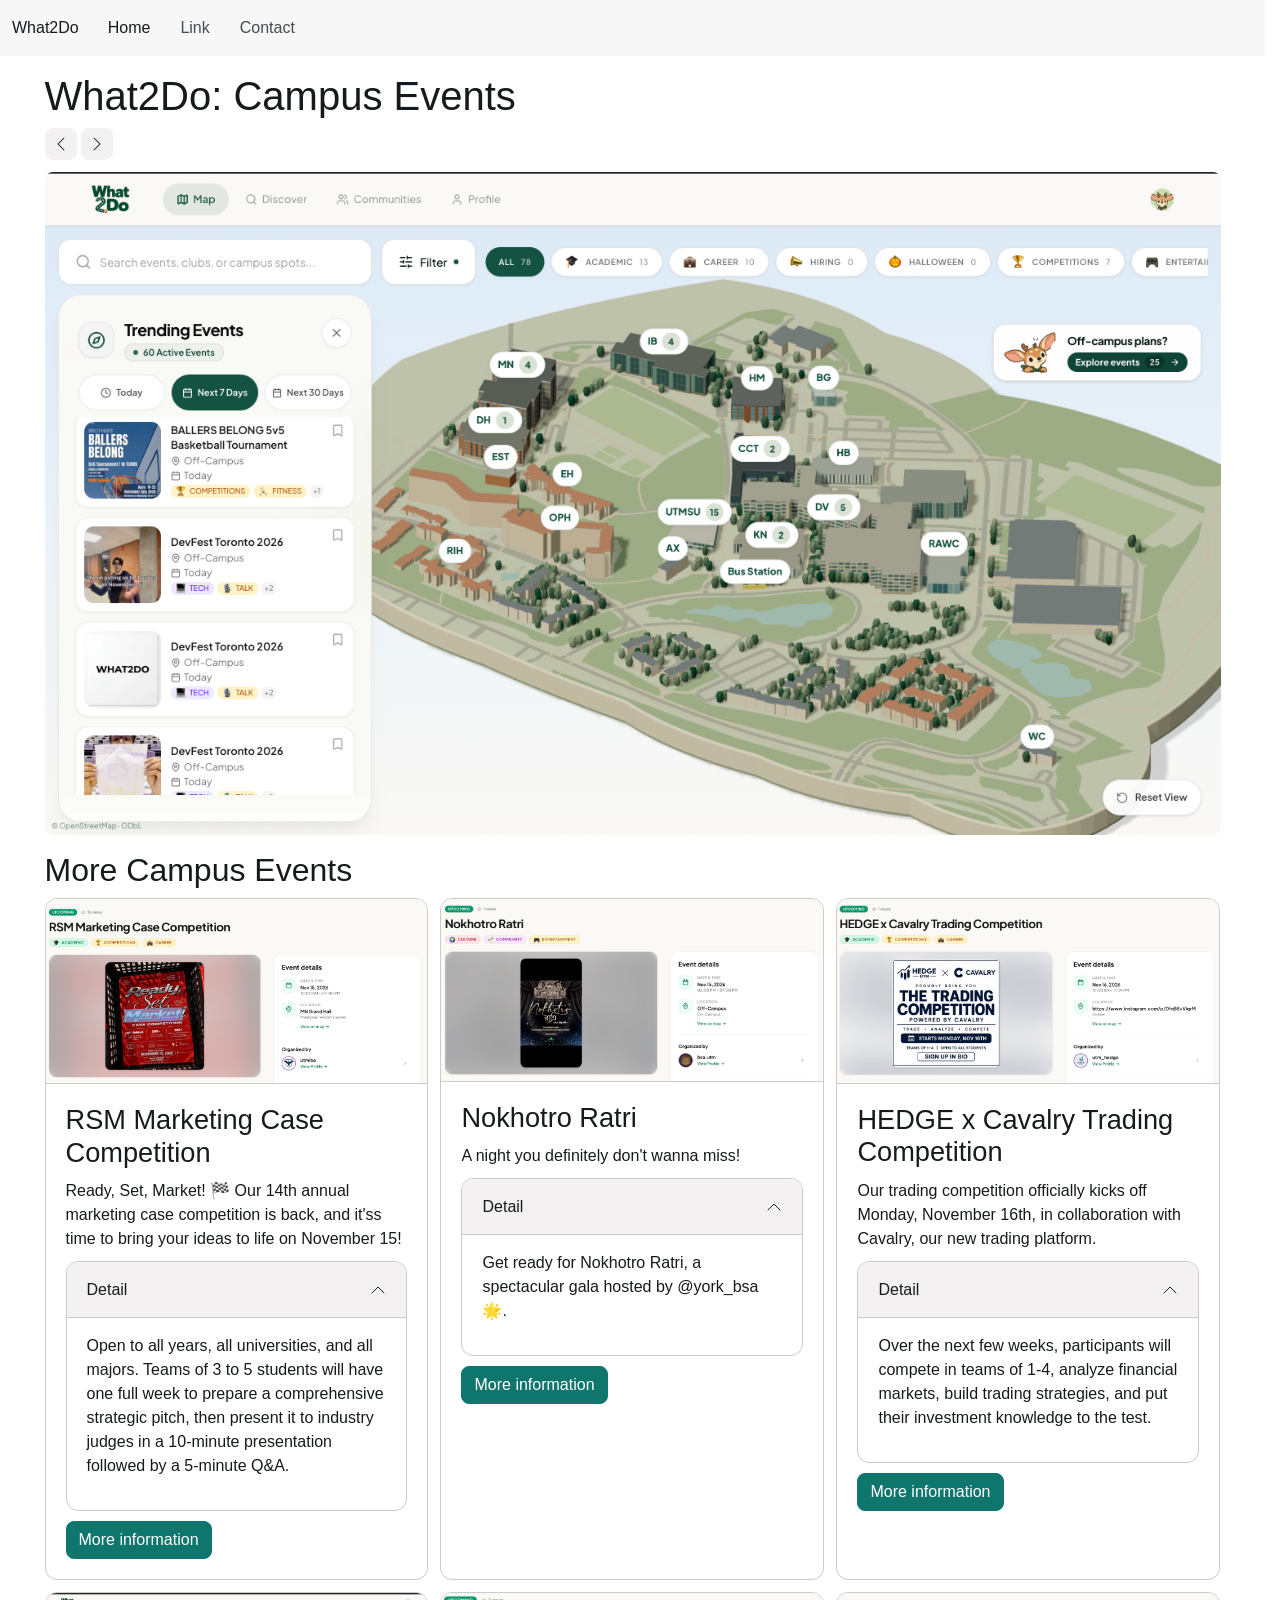
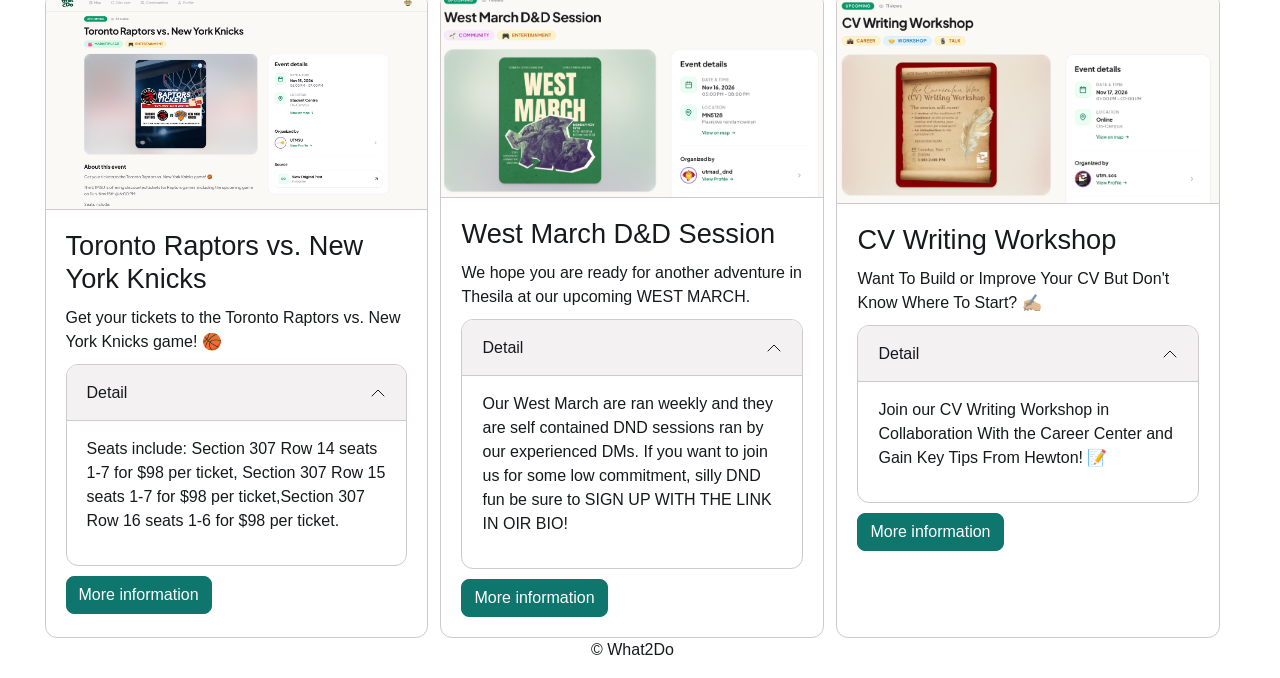
<file: index.html>
<!DOCTYPE html>
<html lang="en">
<head>
    <meta charset="UTF-8">
    <meta name="viewport" content="width=device-width, initial-scale=1.0">
    <link rel="stylesheet" href="css/bootstrap.min.css">
    <link rel="stylesheet" href="css/style.css">
    <script type="module" src="js/bootstrap.bundle.min.js"></script>
    <title>Lab6 What2do-Home</title>
</head>
<body>
    <nav class="navbar md:navbar-expand bg-1">
  <div class="container-fluid">
    <a class="navbar-brand" href="#">What2Do</a>
    <button class="btn-icon navbar-toggler" type="button" data-bs-toggle="drawer" data-bs-target="#navbarDrawer" aria-controls="navbarDrawer" aria-expanded="false" aria-label="Toggle navigation">
      <span class="navbar-toggler-icon" aria-hidden="true"></span>
    </button>
    <dialog class="drawer drawer-end" tabindex="-1" id="navbarDrawer" aria-labelledby="navbarDrawerLabel">
      <div class="drawer-header">
        <h5 class="drawer-title" id="navbarDrawerLabel">Menu</h5>
        <button type="button" class="btn-close" data-bs-dismiss="drawer" aria-label="Close"></button>
      </div>
      <div class="drawer-body mb-2 md:mb-0">
        <ul class="nav navbar-nav me-auto">
          <li class="nav-item">
            <a class="nav-link active" aria-current="page" href="index.html">Home</a>
          </li>
          <li class="nav-item">
            <a class="nav-link" href="#">Link</a>
          </li>
          <li class="nav-item">
            <a class="nav-link" href="contact.html">Contact</a>
          </li>
        </ul>
      </div>
    </dialog>
  </div>
</nav>

<main>
<div class="container mt-5">
  <h1 class="mb-3">What2Do: Campus Events</h1>
  <div id="carouselStacked" class="carousel slide">
    <div class="d-flex justify-content-between align-items-center"><div>
        <button class="btn-icon btn-sm" type="button" data-bs-target="#carouselStacked" data-bs-slide="prev">
          <span class="carousel-icon-prev" aria-hidden="true"></span>
          <span class="visually-hidden">Previous</span>
        </button>
        <button class="btn-icon btn-sm" type="button" data-bs-target="#carouselStacked" data-bs-slide="next">
          <span class="carousel-icon-next" aria-hidden="true"></span>
          <span class="visually-hidden">Next</span>
        </button>
    </div>
  </div>
    <div class="carousel-inner rounded-5">
      <div class="carousel-item active">
        <img src="images/home.png" class="d-block w-100" alt="Screenshot of the What2Do homepage">
      </div>
      <div class="carousel-item">
        <img src="images/club.png" class="d-block w-100" alt="Screenshot of a club event listing on What2Do">
      </div>
      <div class="carousel-item">
        <img src="images/info.png" class="d-block w-100" alt="Screenshot of the details page for a club event">
      </div>
    </div>
  </div>
</div>

<div class="container mt-5">
  <h2 class="mb-3">More Campus Events</h2>
  <div class="row g-4">
    <div class="col-12 md:col-6 lg:col-4">
      <section class="card h-100">
        <img src="images/club1.png" class="card-img-top" alt="Poster for the RSM Marketing Case Competition">
        <div class="card-body d-flex flex-column">
          <h3 class="card-title">RSM Marketing Case Competition</h3>
          <p class="card-text">Ready, Set, Market! 🏁 Our 14th annual marketing case competition is back, and it'ss time to bring your ideas to life on November 15!</p>
          
          <div class="accordion">
              <details class="accordion-item" name="card1" open>
                <summary class="accordion-header">
                  Detail
                  <svg class="accordion-icon" xmlns="http://www.w3.org/2000/svg" viewBox="0 0 16 16" fill="none" stroke="currentColor" stroke-linecap="round" stroke-linejoin="round"><path d="m2 5 6 6 6-6"/></svg>
                </summary>
                <div class="accordion-body">
                  <p class="card-text">Open to all years, all universities, and all majors. Teams of 3 to 5 students will have one full week to prepare a comprehensive strategic pitch, then present it to industry judges in a 10-minute presentation followed by a 5-minute Q&A.</p>
                </div>
              </details>
          </div>

          <button type="button" class="btn-solid theme-primary" data-bs-toggle="dialog" data-bs-target="#Dialog1">More information</button>
            <dialog class="dialog" id="Dialog1">
              <div class="dialog-header">
                <h4 class="dialog-title">RSM Case Competition</h4>
                <button type="button" class="btn-close" data-bs-dismiss="dialog" aria-label="Close"></button>
              </div>
              <div class="dialog-body">
                <p>📅 November 15, 2026 👥 Teams of 3 to 5 ⏱ 10-minute pitch + 5-minute Q&A 📝 Register through the link in bio.</p>
              </div>
              <div class="dialog-footer">
                <button type="button" class="btn-solid theme-secondary" data-bs-dismiss="dialog">Close</button>
                <button type="button" class="btn-solid theme-primary">See details</button>
              </div>
            </dialog>
        </div>
      </section>
    </div>

    <div class="col-12 md:col-6 lg:col-4">
      <section class="card h-100">
        <img src="images/club2.png" class="card-img-top" alt="Poster for the Nokhotro Ratri gala">
        <div class="card-body d-flex flex-column">
          <h3 class="card-title">Nokhotro Ratri</h3>
          <p class="card-text">A night you definitely don't wanna miss!</p>
          
          <div class="accordion">
              <details class="accordion-item" name="card2" open>
                <summary class="accordion-header">
                  Detail
                  <svg class="accordion-icon" xmlns="http://www.w3.org/2000/svg" viewBox="0 0 16 16" fill="none" stroke="currentColor" stroke-linecap="round" stroke-linejoin="round"><path d="m2 5 6 6 6-6"/></svg>
                </summary>
                <div class="accordion-body">
                  <p class="card-text">Get ready for Nokhotro Ratri, a spectacular gala hosted by @york_bsa 🌟.</p>
                </div>
              </details>
          </div>

          <button type="button" class="btn-solid theme-primary" data-bs-toggle="dialog" data-bs-target="#Dialog2">More information</button>
            <dialog class="dialog" id="Dialog2">
              <div class="dialog-header">
                <h4 class="dialog-title">Nokhotro Ratri</h4>
                <button type="button" class="btn-close" data-bs-dismiss="dialog" aria-label="Close"></button>
              </div>
              <div class="dialog-body">
                <p>📅 November 15, 2026 🕕 6:00 PM - 12:00 AM 📍 Hungarian Canadian Cultural Centre.</p>
              </div>
              <div class="dialog-footer">
                <button type="button" class="btn-solid theme-secondary" data-bs-dismiss="dialog">Close</button>
                <button type="button" class="btn-solid theme-primary">See details</button>
              </div>
            </dialog>
        </div>
      </section>
    </div>

    <div class="col-12 md:col-6 lg:col-4">
      <section class="card h-100">
        <img src="images/club3.png" class="card-img-top" alt="Poster for the HEDGE x Cavalry Trading Competition">
        <div class="card-body d-flex flex-column">
          <h3 class="card-title">HEDGE x Cavalry Trading Competition</h3>
          <p class="card-text">Our trading competition officially kicks off Monday, November 16th, in collaboration with Cavalry, our new trading platform.</p>
          
          <div class="accordion">
              <details class="accordion-item" name="card3" open>
                <summary class="accordion-header">
                  Detail
                  <svg class="accordion-icon" xmlns="http://www.w3.org/2000/svg" viewBox="0 0 16 16" fill="none" stroke="currentColor" stroke-linecap="round" stroke-linejoin="round"><path d="m2 5 6 6 6-6"/></svg>
                </summary>
                <div class="accordion-body">
                  <p class="card-text">Over the next few weeks, participants will compete in teams of 1-4, analyze financial markets, build trading strategies, and put their investment knowledge to the test.</p>
                </div>
              </details>
          </div>

          <button type="button" class="btn-solid theme-primary" data-bs-toggle="dialog" data-bs-target="#Dialog3">More information</button>
            <dialog class="dialog" id="Dialog3">
              <div class="dialog-header">
                <h4 class="dialog-title">HEDGE x Cavalry Trading Competition</h4>
                <button type="button" class="btn-close" data-bs-dismiss="dialog" aria-label="Close"></button>
              </div>
              <div class="dialog-body">
                <p>A cash prize is up for grabs for the top performers.</p>
              </div>
              <div class="dialog-footer">
                <button type="button" class="btn-solid theme-secondary" data-bs-dismiss="dialog">Close</button>
                <button type="button" class="btn-solid theme-primary">See details</button>
              </div>
            </dialog>
        </div>
      </section>
    </div>

    <div class="col-12 md:col-6 lg:col-4">
      <section class="card h-100">
        <img src="images/club4.png" class="card-img-top" alt="Poster for discounted Raptors vs. Knicks tickets">
        <div class="card-body d-flex flex-column">
          <h3 class="card-title">Toronto Raptors vs. New York Knicks</h3>
          <p class="card-text">Get your tickets to the Toronto Raptors vs. New York Knicks game! 🏀</p>
          
          <div class="accordion">
              <details class="accordion-item" name="card4" open>
                <summary class="accordion-header">
                  Detail
                  <svg class="accordion-icon" xmlns="http://www.w3.org/2000/svg" viewBox="0 0 16 16" fill="none" stroke="currentColor" stroke-linecap="round" stroke-linejoin="round"><path d="m2 5 6 6 6-6"/></svg>
                </summary>
                <div class="accordion-body">
                  <p class="card-text">Seats include: Section 307 Row 14 seats 1-7 for $98 per ticket, Section 307 Row 15 seats 1-7 for $98 per ticket,Section 307 Row 16 seats 1-6 for $98 per ticket.</p>
                </div>
              </details>
          </div>

          <button type="button" class="btn-solid theme-primary" data-bs-toggle="dialog" data-bs-target="#Dialog4">More information</button>
            <dialog class="dialog" id="Dialog4">
              <div class="dialog-header">
                <h4 class="dialog-title">Raptors vs. Knicks</h4>
                <button type="button" class="btn-close" data-bs-dismiss="dialog" aria-label="Close"></button>
              </div>
              <div class="dialog-body">
                <p>The UTMSU is offering discounted tickets for Raptors games, including the upcoming game on Sun. Nov 15th @ 6:00 PM.</p>
              </div>
              <div class="dialog-footer">
                <button type="button" class="btn-solid theme-secondary" data-bs-dismiss="dialog">Close</button>
                <button type="button" class="btn-solid theme-primary">See details</button>
              </div>
            </dialog>
        </div>
      </section>
    </div>

    <div class="col-12 md:col-6 lg:col-4">
      <section class="card h-100">
        <img src="images/club5.png" class="card-img-top" alt="Poster for the West March D&D session">
        <div class="card-body d-flex flex-column">
          <h3 class="card-title">West March D&D Session</h3>
          <p class="card-text">We hope you are ready for another adventure in Thesila at our upcoming WEST MARCH.</p>
          
          <div class="accordion">
              <details class="accordion-item" name="card5" open>
                <summary class="accordion-header">
                  Detail
                  <svg class="accordion-icon" xmlns="http://www.w3.org/2000/svg" viewBox="0 0 16 16" fill="none" stroke="currentColor" stroke-linecap="round" stroke-linejoin="round"><path d="m2 5 6 6 6-6"/></svg>
                </summary>
                <div class="accordion-body">
                  <p class="card-text">Our West March are ran weekly and they are self contained DND sessions ran by our experienced DMs. If you want to join us for some low commitment, silly DND fun be sure to SIGN UP WITH THE LINK IN OIR BIO!</p>
                </div>
              </details>
          </div>

          <button type="button" class="btn-solid theme-primary" data-bs-toggle="dialog" data-bs-target="#Dialog5">More information</button>
            <dialog class="dialog" id="Dialog5">
              <div class="dialog-header">
                <h4 class="dialog-title">West March D&amp;D</h4>
                <button type="button" class="btn-close" data-bs-dismiss="dialog" aria-label="Close"></button>
              </div>
              <div class="dialog-body">
                <p>Monday November 16th 5:00-8:00 pm Room: MN5128.</p>
              </div>
              <div class="dialog-footer">
                <button type="button" class="btn-solid theme-secondary" data-bs-dismiss="dialog">Close</button>
                <button type="button" class="btn-solid theme-primary">See details</button>
              </div>
            </dialog>
        </div>
      </section>
    </div>
    
    <div class="col-12 md:col-6 lg:col-4">
      <section class="card h-100">
        <img src="images/club6.png" class="card-img-top" alt="Poster for the CV Writing Workshop">
        <div class="card-body d-flex flex-column">
          <h3 class="card-title">CV Writing Workshop</h3>
          <p class="card-text">Want To Build or Improve Your CV But Don't Know Where To Start? ✍🏼</p>
          
          <div class="accordion">
              <details class="accordion-item" name="card6" open>
                <summary class="accordion-header">
                  Detail
                  <svg class="accordion-icon" xmlns="http://www.w3.org/2000/svg" viewBox="0 0 16 16" fill="none" stroke="currentColor" stroke-linecap="round" stroke-linejoin="round"><path d="m2 5 6 6 6-6"/></svg>
                </summary>
                <div class="accordion-body">
                  <p class="card-text">Join our CV Writing Workshop in Collaboration With the Career Center and Gain Key Tips From Hewton! 📝</p>
                </div>
              </details>
          </div>

          <button type="button" class="btn-solid theme-primary" data-bs-toggle="dialog" data-bs-target="#Dialog6">More information</button>
            <dialog class="dialog" id="Dialog6">
              <div class="dialog-header">
                <h4 class="dialog-title">CV Writing Workshop</h4>
                <button type="button" class="btn-close" data-bs-dismiss="dialog" aria-label="Close"></button>
              </div>
              <div class="dialog-body">
                <p>Register Now Using The Link in Bio ‼️</p>
              </div>
              <div class="dialog-footer">
                <button type="button" class="btn-solid theme-secondary" data-bs-dismiss="dialog">Close</button>
                <button type="button" class="btn-solid theme-primary">See details</button>
              </div>
            </dialog>
        </div>
      </section>
    </div>

  </div>
</div>
</main>

<footer class="text-center">
    <p>&copy; What2Do</p>
</footer>

</body>
</html>
</file>
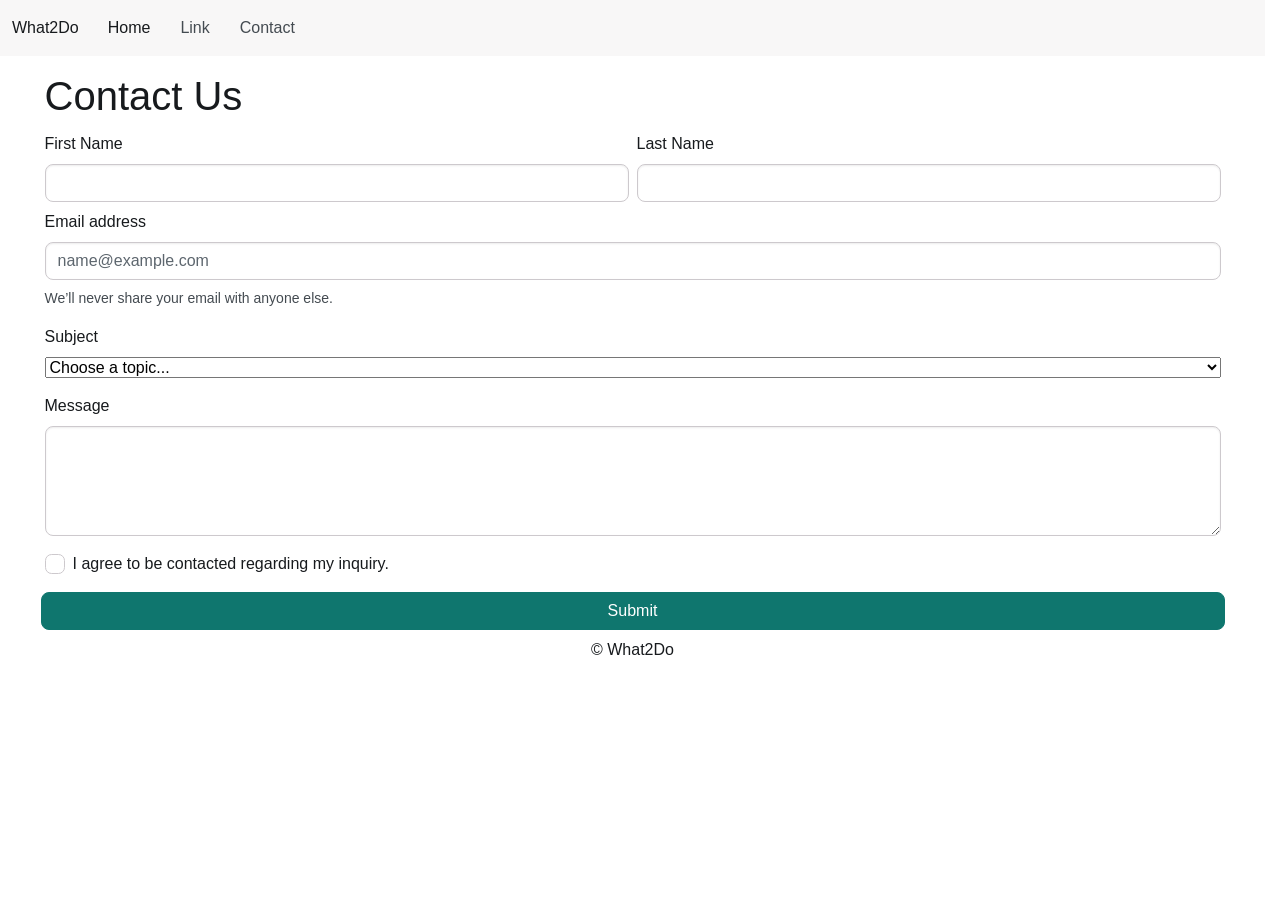
<file: contact.html>
<!DOCTYPE html>
<html lang="en">
<head>
    <meta charset="UTF-8">
    <meta name="viewport" content="width=device-width, initial-scale=1.0">
    <meta charset="UTF-8">
    <meta name="viewport" content="width=device-width, initial-scale=1.0">
    <link rel="stylesheet" href="css/bootstrap.min.css">
    <link rel="stylesheet" href="css/style.css">
    <script type="module" src="js/bootstrap.bundle.min.js"></script>
    <title>Lab6 What2do-Contact Us</title>
</head>
<body>
    <nav class="navbar md:navbar-expand bg-1">
  <div class="container-fluid">
    <a class="navbar-brand" href="#">What2Do</a>
    <button class="btn-icon navbar-toggler" type="button" data-bs-toggle="drawer" data-bs-target="#navbarDrawer" aria-controls="navbarDrawer" aria-expanded="false" aria-label="Toggle navigation">
      <span class="navbar-toggler-icon" aria-hidden="true"></span>
    </button>
    <dialog class="drawer drawer-end" tabindex="-1" id="navbarDrawer" aria-labelledby="navbarDrawerLabel">
      <div class="drawer-header">
        <h5 class="drawer-title" id="navbarDrawerLabel">Menu</h5>
        <button type="button" class="btn-close" data-bs-dismiss="drawer" aria-label="Close"></button>
      </div>
      <div class="drawer-body mb-2 md:mb-0">
        <ul class="nav navbar-nav me-auto">
          <li class="nav-item">
            <a class="nav-link active" aria-current="page" href="index.html">Home</a>
          </li>
          <li class="nav-item">
            <a class="nav-link" href="#">Link</a>
          </li>
          <li class="nav-item">
            <a class="nav-link" href="contact.html">Contact</a>
          </li>
        </ul>
      </div>
    </dialog>
  </div>
</nav>

<div class="container mt-5">
    <h1 class="mb-4">Contact Us</h1>
<form>
  <div class="row g-3 mb-3">
    <div class="col-12 md:col-6 form-field">
        <label for="firstName" class="form-label">First Name</label>
        <input type="text" class="form-control" id="firstName" required>
    </div>

    <div class="col-12 md:col-6 form-field">
        <label for="lastName" class="form-label">Last Name</label>
        <input type="text" class="form-control" id="lastName" required>
    </div>

    <div class="mb-3 form-field">
        <label for="email" class="form-label">Email address</label>
        <input type="email" class="form-control" id="email" placeholder="name@example.com" required>
        <div id="emailHelp" class="form-text">We’ll never share your email with anyone else.</div>
    </div>

    <div class="mb-3 form-field">
      <label for="topic" class="form-label">Subject</label>
      <select class="form-select" id="topic" required>
        <option value="" selected disabled>Choose a topic...</option>
        <option value="events">Club Events & Tickets</option>
        <option value="membership">Joining a Club</option>
        <option value="general">General Inquiry</option>
      </select>
    </div>

    <div class="mb-3 form-field">
      <label for="message" class="form-label">Message</label>
      <textarea class="form-control" id="message" rows="4" required></textarea>
    </div>

    <div class="mb-3 form-field">
      <input type="checkbox" id="consent" class="check" required>
      <label for="consent">I agree to be contacted regarding my inquiry.</label>
    </div>

  <button type="submit" class="btn-solid theme-primary">Submit</button>
</form>
</div>

<footer class="text-center">
    <p>&copy; What2Do</p>
</footer>

</body>
</html>
</file>
<file: css/style.css>
:root {
--bs-primary-bg: #0f766e;
--bs-primary-fg: #0f766e;
--bs-primary-fg-emphasis: #0a5249;
--bs-primary-border: #0f766e;
--bs-primary-focus-ring: #0f766e;
--bs-primary-contrast: #ffffff;
}
.btn-solid.theme-primary {
--bs-theme-bg: #0f766e;
--bs-theme-border: #0f766e;
--bs-theme-contrast: #ffffff;
}
</file>
